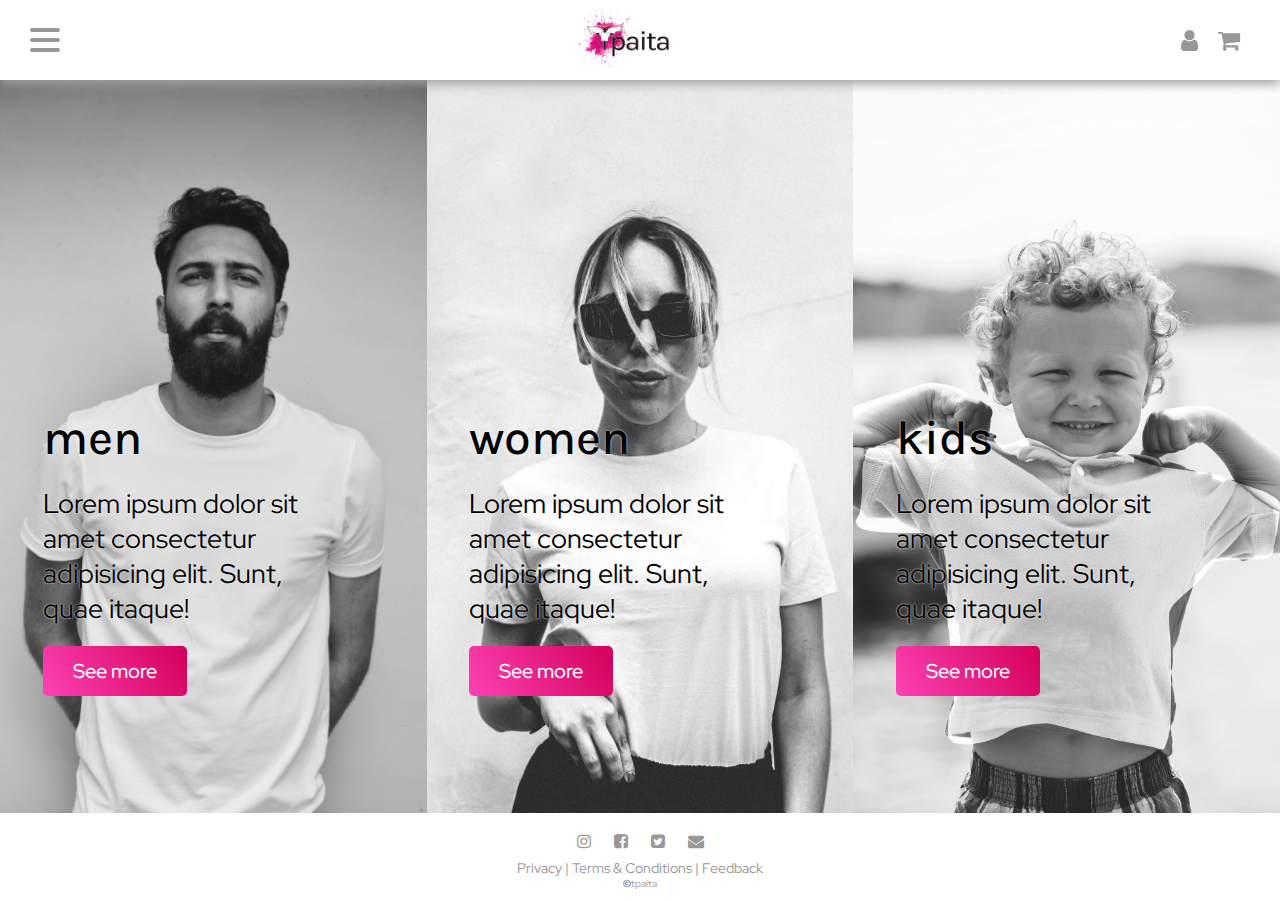
<file: index.html>
<!DOCTYPE html>
<html lang="en">
  <head>
    <meta charset="UTF-8" />
    <meta http-equiv="X-UA-Compatible" content="IE=edge" />
    <meta name="viewport" content="width=device-width, initial-scale=1.0" />
    <title>t-paita</title>
    <!-- font-awesome -->
    <link
      rel="stylesheet"
      href="https://cdnjs.cloudflare.com/ajax/libs/font-awesome/4.7.0/css/font-awesome.min.css"
    />
    <!-- Css-sheet -->
    <link rel="stylesheet" href="styles/styles.css" />
    <!--- Google font --->
    <link rel="preconnect" href="https://fonts.googleapis.com" />
    <link rel="preconnect" href="https://fonts.gstatic.com" crossorigin />
    <link
      href="https://fonts.googleapis.com/css2?family=Karla:wght@200;300;400;500&family=Red+Hat+Display:wght@300;400;500&display=swap"
      rel="stylesheet"
    />
  </head>
  <body>
    <div class="wrapper">
      <header class="header">
        <nav class="navbar">
            <div class="hamburger">
                <span></span>
                <span></span>
                <span></span>
            </div>
            
            <div class="navlinks">
                <div class="links">
                <!-- querystrings -->
                </div>  
                <div class="social-media-links">
                    <a href="#"><i class="fa fa-instagram"></i></a>
                    <a href="#"><i class="fa fa-facebook-square"></i></a>
                    <a href="#"><i class="fa fa-brands fa-twitter-square"></i></a>
                    <a href="#"><i class="fa fa-envelope"></i></a>
                </div>
            </div>
        </nav>

        <div class="logo">
          <a href="index.html">
            <img  src="images/logo.PNG" 
            style=
            "height:65px;
            width:110px;
            " alt="t-paita-logo">
        </a>
        </div>


        <div class="header-icons">
            <div class="user">
                <i class="fa fa-sign-out hide"></i>
                <i class="fa fa-user"></i>
                <p class="user-logged-in"></p>
            </div>
            <i class="fa fa-shopping-cart">
                <div class="item-counter hide"></div>
            </i>
            <div class="shopping-cart-popup hide">
              <div class="cart-is-empty"></div>
              <div class="cart-not-empty">
                <h2>Shopping cart</h2>
                <div class="shopping-cart-contents"></div>
                <div class="promo">
                  <input
                    type="text"
                    name="promo-code"
                    id="promo-code"
                    placeholder="add promo code"
                  />
                  <button>apply</button>
                </div>
                <div class="shopping-cart-details">
                  <h2>review</h2>
                </div>
                <div class="sum"></div>
                <a href="order-page.html"
                  ><button class="button">enter address details</button></a
                >
              </div>
            </div>
        </div>
      </header>
      <div class="login-page hide">
        <div class="exit-box-login">
          <span></span>
          <span></span>
        </div>
        <div class="logo">
          <img src="images/logo.PNG" style="height: 65px; width: 110px" />
        </div>

        <form class="my-form-login" action="">
          <input
            type="email"
            name="email"
            id="login-email"
            placeholder="email-address"
            required
          />
          <input
            type="password"
            name="password"
            id="login-password"
            placeholder="password"
            required
          />
          <button class="login-btn">log in</button>
          <p class="login-paragraph">forgot password</p>
          <button type="button" class="create-account-btn">
            create an account
          </button>
        </form>
      </div>
      <div class="create-account-page hide">
        <div class="exit-box-account">
          <span></span>
          <span></span>
        </div>
        <div class="logo">
          <img src="images/logo.PNG" style="height: 65px; width: 110px" />
        </div>

        <form class="my-form-account" action="">
          <div class="first-last-name">
            <input
              type="text"
              name="first-name"
              id="first-name-account"
              placeholder="First Name"
              required
            />
            <input
              type="text"
              name="last-name"
              id="last-name-account"
              placeholder="Last Name"
              required
            />
          </div>

          <input
            type="text"
            name="address"
            id="address"
            placeholder="address"
            required
          />
          <input
            type="text"
            name="zip-code"
            id="zip-code"
            placeholder="zip-code"
            required
          />
          <input
            type="email"
            name="e-mail-account"
            id="e-mail-account"
            placeholder="e-mail address"
            required
          />
          <input
            type="tel"
            name="phone-number"
            id="phone-number"
            placeholder="phone number"
            required
          />
          <input
            type="password"
            name="password-account"
            id="password-account"
            placeholder="password"
            required
          />
          <input
            type="password"
            name="confirm-password"
            id="confirm-password"
            placeholder="confirm password"
            required
          />
          <p>by clicking sign up you agree to our terms and conditions</p>
          <button class="sign-up-btn">sign up</button>
        </form>
      </div>

      <main class="main-landing-page">
        <section class="product-category">
          <img src="./images/Tissha.jpg" alt="man with cool white t-shirt" />
          <div class="image-text">
            <h2>men</h2>
            <p>
              Lorem ipsum dolor sit amet consectetur adipisicing elit. Sunt,
              quae itaque!
            </p>
            <a href="product-list.html?category=men"
              ><button>See more</button></a
            >
          </div>
        </section>
        <section class="product-category">
          <img
            src="./images/dam_shirt.jpg"
            alt="cool girl with cool white t-shirt"
          />
          <div class="image-text">
            <h2>women</h2>
            <p>
              Lorem ipsum dolor sit amet consectetur adipisicing elit. Sunt,
              quae itaque!
            </p>
            <a href="product-list.html?category=women"
              ><button>See more</button></a
            >
          </div>
        </section>
        <section class="product-category">
          <img
            src="./images/Kid-tshirt.jpg"
            alt="crazy cool kid with cool t-shirt"
          />
          <div class="image-text">
            <h2>kids</h2>
            <p>
              Lorem ipsum dolor sit amet consectetur adipisicing elit. Sunt,
              quae itaque!
            </p>
            <a href="product-list.html?category=kids"
              ><button>See more</button></a
            >
          </div>
        </section>
      </main>

      <footer class="footer">
        <div class="social-media-links-2">
          <a href="#"><i class="fa fa-instagram"></i></a>
          <a href="#"><i class="fa fa-facebook-square"></i></a>
          <a href="#"><i class="fa fa-brands fa-twitter-square"></i></a>
          <a href="#"><i class="fa fa-envelope"></i></a>
        </div>

        <div class="footer-text">
          <p class="fake-links">Privacy | Terms & Conditions | Feedback</p>

          <p class="copywrite"><span class="copyright">&copy</span> tpaita</p>
        </div>
      </footer>
    </div>
  </body>
  <script src="./script/api.js"></script>
  <script src="./script/main.js"></script>
</html>
</file>
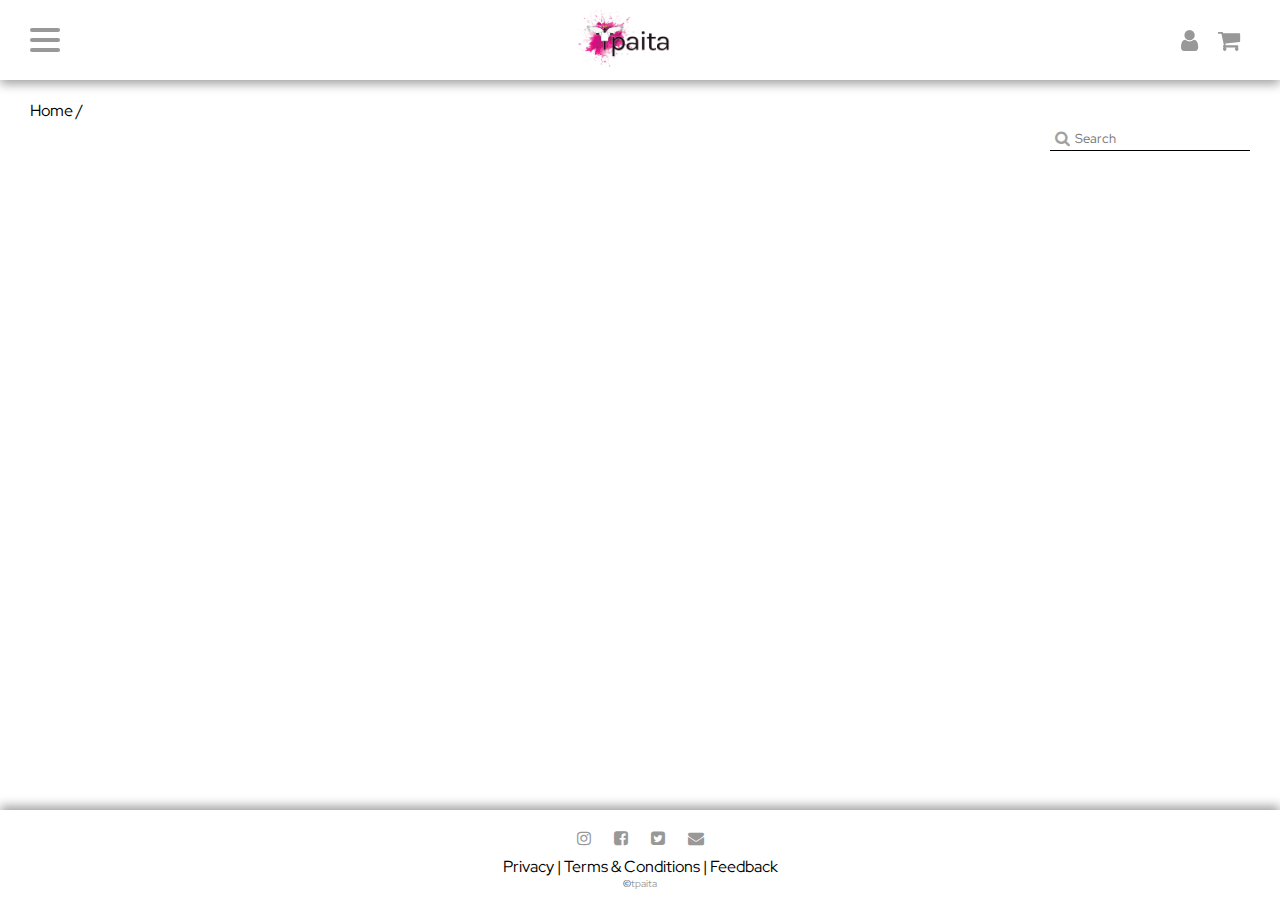
<file: product-list.html>
<!DOCTYPE html>
<html lang="en">
  <head>
    <meta charset="UTF-8" />
    <meta http-equiv="X-UA-Compatible" content="IE=edge" />
    <meta name="viewport" content="width=device-width, initial-scale=1.0" />
    <title>t-paita</title>
    <!-- font-awesome -->
    <link
      rel="stylesheet"
      href="https://cdnjs.cloudflare.com/ajax/libs/font-awesome/4.7.0/css/font-awesome.min.css"
    />
    <!-- Css-sheet -->
    <link rel="stylesheet" href="styles/styles.css" />
    <!--- Google font --->
    <link rel="preconnect" href="https://fonts.googleapis.com" />
    <link rel="preconnect" href="https://fonts.gstatic.com" crossorigin />
    <link
      href="https://fonts.googleapis.com/css2?family=Karla:wght@200;300;400;500&family=Red+Hat+Display:wght@300;400;500&display=swap"
      rel="stylesheet"
    />
  </head>
  <body>
    <div class="wrapper">
      <header class="header">
        <nav class="navbar">
            <div class="hamburger">
                <span></span>
                <span></span>
                <span></span>
            </div>
            
            <div class="navlinks">
                <div class="links">
                <!-- querystrings -->
                </div>  
                <div class="social-media-links">
                    <a href="#"><i class="fa fa-instagram"></i></a>
                    <a href="#"><i class="fa fa-facebook-square"></i></a>
                    <a href="#"><i class="fa fa-brands fa-twitter-square"></i></a>
                    <a href="#"><i class="fa fa-envelope"></i></a>
                </div>
            </div>
        </nav>

        <div class="logo">
          <a href="index.html">
            <img  src="images/logo.PNG" 
            style=
            "height:65px;
            width:110px;
            " alt="t-paita-logo">
        </a>
        </div>


        <div class="header-icons">
            <div class="user">
                <i class="fa fa-sign-out hide"></i>
                <i class="fa fa-user"></i>
                <p class="user-logged-in"></p>
            </div>
            <i class="fa fa-shopping-cart">
                <div class="item-counter hide"></div>
            </i>
            <div class="shopping-cart-popup hide">
              <div class="cart-is-empty"></div>
              <div class="cart-not-empty">
                <h2>Shopping cart</h2>
                <div class="shopping-cart-contents"></div>
                <div class="promo">
                  <input
                    type="text"
                    name="promo-code"
                    id="promo-code"
                    placeholder="add promo code"
                  />
                  <button>apply</button>
                </div>
                <div class="shopping-cart-details">
                  <h2>review</h2>
                </div>
                <div class="sum"></div>
                <a href="order-page.html"
                  ><button class="button">enter address details</button></a
                >
              </div>
            </div>
        </div>
      </header>
        <div class="login-page hide">
          <div class="exit-box-login">
            <span></span>
            <span></span>
          </div>

          <div class="logo">
            <img  src="images/logo.PNG" 
            style=
            "height:100px;
            " alt="t-paita-logo">
          </div>

          <form class="my-form-login" action="">
              <input type="email" name="email" id="login-email" placeholder="email-address" required>
              <input type="password" name="password" id="login-password" placeholder="password" required>
              <button class="login-btn">log in</button>
              <p class="login-paragraph">forgot password</p>
              <button type="button" class="create-account-btn">create an account</button>
          </form>
      </div>
      <div class="create-account-page hide">
          <div class="exit-box-account">
            <span></span>
            <span></span>
          </div>

          <div class="logo">
            <img  src="images/logo.PNG" 
            style=
            "height:65px;
            width:110px;
            " alt="t-paita-logo">
          </div>

          <form class="my-form-account" action="">
  
              <div class="first-last-name">
                  <input type="text" name="first-name" id="first-name-account" placeholder="First Name" required>
                  <input type="text" name="last-name" id="last-name-account" placeholder="Last Name" required>
              </div>
  
              <input type="text" name="address" id="address" placeholder="address" required>
              <input type="text" name="zip-code" id="zip-code" placeholder="zip-code" required>
              <input type="email" name="e-mail-account" id="e-mail-account" placeholder="e-mail addres" required>
              <input type="tel" name="phone-number" id="phone-number" placeholder="phone number" required>
              <input type="password" name="password-account" id="password-account" placeholder="password" required>
              <input type="password" name="confirm-password" id="confirm-password" placeholder="confirm password" required>
              <p>by clicking sign up you agree to our terms and conditions</p>
              <button class="sign-up-btn">sign up</button>
          </form>
      </div>

      <main>
        <ul class="breadcrumbs">
          <li><a href="index.html">Home&nbsp;</a></li>
          <li><a id="breadcrumb-category" href="#"></a></li>
        </ul>

        <div class="search-box">
          <div class="search">
            <i class="fa fa-search"></i>
            <input type="text" id="filter" placeholder="Search">
          </div>
        </div>

        <section class="product-list"></section>
        <h1 class ="category-headline"></h1>
      </main>

      <aside class="product-pop-up hide" id="product-pop-up">
        <button onclick="showProduct(this)">  Back </button>
        <h1 class="product-name-title"></h1>
        <div class="article-container"></div>
      </aside>

      <footer class="footer">
        <div class="social-media-links-2">
          <a href="#"><i class="fa fa-instagram"></i></a>
          <a href="#"><i class="fa fa-facebook-square"></i></a>
          <a href="#"><i class="fa fa-brands fa-twitter-square"></i></a>
          <a href="#"><i class="fa fa-envelope"></i></a>
        </div>

        <div class="footer-text">
          <p>Privacy | Terms & Conditions | Feedback</p>

          <p class="copywrite"><span class="copyright">&copy</span> tpaita</p> 
        </div>
      </footer>
    </div>
  </body>
  <script src="./script/api.js"></script>
  <script src="./script/main.js"></script>
  <script src="./script/product-list.js"></script>
</html>
</file>
<file: styles/styles.css>
.header {
  height: 80px;
  width: 100%;
  display: -webkit-box;
  display: -ms-flexbox;
  display: flex;
  -webkit-box-pack: justify;
      -ms-flex-pack: justify;
          justify-content: space-between;
  -webkit-box-align: center;
      -ms-flex-align: center;
          align-items: center;
  position: fixed;
  -webkit-box-shadow: 0 4px 10px 0 #a1a1a1;
          box-shadow: 0 4px 10px 0 #a1a1a1;
  z-index: 2;
  background: #FFF;
}

@media print {
  .header {
    display: none;
  }
}

.header > * {
  -ms-flex-preferred-size: 100%;
      flex-basis: 100%;
}

.header .logo {
  display: -webkit-box;
  display: -ms-flexbox;
  display: flex;
  -webkit-box-pack: center;
      -ms-flex-pack: center;
          justify-content: center;
}

.header .navbar {
  text-align: left;
  font-size: 24px;
}

.header .navbar .hamburger {
  position: relative;
  height: 40px;
  width: 40px;
  display: -webkit-box;
  display: -ms-flexbox;
  display: flex;
  -webkit-box-orient: vertical;
  -webkit-box-direction: normal;
      -ms-flex-direction: column;
          flex-direction: column;
  -webkit-box-pack: center;
      -ms-flex-pack: center;
          justify-content: center;
  overflow: hidden;
  margin-left: 30px;
  cursor: pointer;
}

.header .navbar .hamburger span {
  border-radius: 10px;
  position: absolute;
  height: 4px;
  background: #989898;
}

.header .navbar .hamburger span:nth-child(1) {
  width: 30px;
  -webkit-transform: translateY(-10px);
          transform: translateY(-10px);
  -webkit-transition: 0.8s;
  transition: 0.8s;
}

.header .navbar .hamburger span:nth-child(2) {
  width: 30px;
  -webkit-transition: 1s;
  transition: 1s;
}

.header .navbar .hamburger span:nth-child(3) {
  width: 30px;
  -webkit-transform: translateY(10px);
          transform: translateY(10px);
  -webkit-transition: 0.8s;
  transition: 0.8s;
}

.header .navbar .hamburger:hover span:nth-child(2) {
  -webkit-transform: translateX(5px);
          transform: translateX(5px);
  background-image: linear-gradient(60deg, #fd42b5, #d40059);
}

.header .navbar .is-active span:nth-child(1) {
  -webkit-transform: translate(0px) rotate(45deg);
          transform: translate(0px) rotate(45deg);
  -webkit-transition: 0.8s;
  transition: 0.8s;
}

.header .navbar .is-active span:nth-child(2) {
  -webkit-transform: translateX(50px);
          transform: translateX(50px);
  -webkit-transition: 0.2s;
  transition: 0.2s;
}

.header .navbar .is-active span:nth-child(3) {
  -webkit-transform: translate(0px) rotate(-45deg);
          transform: translate(0px) rotate(-45deg);
  -webkit-transition: 0.8s;
  transition: 0.8s;
}

.header .navbar .is-active:hover span:nth-child(2) {
  -webkit-transform: translateX(40px);
          transform: translateX(40px);
}

.header .navbar .navlinks {
  width: 100%;
  display: -webkit-box;
  display: -ms-flexbox;
  display: flex;
  -webkit-box-orient: vertical;
  -webkit-box-direction: normal;
      -ms-flex-direction: column;
          flex-direction: column;
  position: absolute;
  top: 80px;
  font-size: 24px;
  background-color: #FFF;
  height: -webkit-min-content;
  height: -moz-min-content;
  height: min-content;
  -webkit-transform: translateX(-100%);
          transform: translateX(-100%);
  -webkit-transition: 0.5s;
  transition: 0.5s;
}

@media (min-width: 600px) {
  .header .navbar .navlinks {
    width: 400px;
    height: 100vh;
  }
}

.header .navbar .navlinks .links {
  display: -webkit-box;
  display: -ms-flexbox;
  display: flex;
  -webkit-box-orient: vertical;
  -webkit-box-direction: normal;
      -ms-flex-direction: column;
          flex-direction: column;
  margin: 30px;
}

.header .navbar .navlinks .links a {
  text-decoration: none;
  margin-top: 20px;
  color: #989898;
}

.header .navbar .navlinks .links a:hover {
  background-image: -webkit-linear-gradient(#fd42b5, #d40059);
  background-clip: text;
  -webkit-background-clip: text;
  -webkit-text-fill-color: transparent;
}

.header .navbar .navlinks .social-media-links {
  display: -webkit-box;
  display: -ms-flexbox;
  display: flex;
  margin: 30px;
}

.header .navbar .navlinks .social-media-links i {
  margin-right: 10px;
  color: #989898;
}

.header .navbar .navlinks .social-media-links i:hover {
  background-image: -webkit-linear-gradient(#fd42b5, #d40059);
  background-clip: text;
  -webkit-background-clip: text;
  -webkit-text-fill-color: transparent;
}

.header .navbar .active {
  -webkit-transform: translateX(0);
          transform: translateX(0);
}

.header .header-icons {
  display: -webkit-box;
  display: -ms-flexbox;
  display: flex;
  -webkit-box-pack: end;
      -ms-flex-pack: end;
          justify-content: flex-end;
  text-align: right;
  margin-right: 30px;
  font-size: 24px;
}

.header .header-icons .user {
  position: relative;
  display: -webkit-box;
  display: -ms-flexbox;
  display: flex;
  -webkit-box-orient: vertical;
  -webkit-box-direction: normal;
      -ms-flex-direction: column;
          flex-direction: column;
  -webkit-box-align: center;
      -ms-flex-align: center;
          align-items: center;
}

.header .header-icons .user p {
  width: 100px;
  position: absolute;
  font-size: 10px;
  top: 35px;
  text-align: center;
  color: #989898;
}

.header .header-icons .fa {
  padding: 10px;
  color: #989898;
}

.header .header-icons .fa:hover:before {
  background: -webkit-linear-gradient(#fd42b5, #d40059);
  background-clip: text;
  -webkit-background-clip: text;
  -webkit-text-fill-color: transparent;
  color: white;
}

.header .header-icons .fa-shopping-cart {
  position: relative;
}

.header .header-icons .fa-shopping-cart .item-counter {
  background-image: linear-gradient(60deg, #fd42b5, #d40059);
  position: absolute;
  top: 3px;
  right: 0px;
  display: -webkit-box;
  display: -ms-flexbox;
  display: flex;
  -webkit-box-pack: center;
      -ms-flex-pack: center;
          justify-content: center;
  -webkit-box-align: center;
      -ms-flex-align: center;
          align-items: center;
  height: 16px;
  width: 16px;
  border-radius: 50%;
  font-size: 10px;
  text-align: center;
  color: white;
}

.hide {
  display: none !important;
}

.footer {
  padding: 10px 10px 0px 10px;
  width: 100%;
  display: -webkit-box;
  display: -ms-flexbox;
  display: flex;
  -webkit-box-align: center;
      -ms-flex-align: center;
          align-items: center;
  -webkit-box-orient: vertical;
  -webkit-box-direction: normal;
      -ms-flex-direction: column;
          flex-direction: column;
  -webkit-box-shadow: 0 -4px 10px 0 #a1a1a1;
          box-shadow: 0 -4px 10px 0 #a1a1a1;
  background-color: #FFF;
  padding-bottom: 10px;
}

.footer .social-media-links-2 i {
  margin: 10px;
  color: #989898;
}

.footer .social-media-links-2 i:hover {
  background-image: -webkit-linear-gradient(#fd42b5, #d40059);
  background-clip: text;
  -webkit-background-clip: text;
  -webkit-text-fill-color: transparent;
}

.footer p.fake-links {
  font-size: 14px;
  color: #989898;
}

.footer p.copywrite {
  display: -webkit-box;
  display: -ms-flexbox;
  display: flex;
  -webkit-box-pack: center;
      -ms-flex-pack: center;
          justify-content: center;
  font-size: 10px;
  color: #989898;
}

main {
  margin-top: 80px;
}

main .order-container {
  display: -webkit-box;
  display: -ms-flexbox;
  display: flex;
  -webkit-box-orient: vertical;
  -webkit-box-direction: normal;
      -ms-flex-direction: column;
          flex-direction: column;
  -webkit-box-pack: center;
      -ms-flex-pack: center;
          justify-content: center;
  -webkit-box-align: center;
      -ms-flex-align: center;
          align-items: center;
  margin: auto;
}

@media (min-width: 500px) {
  main .order-container {
    max-width: 500px;
  }
}

input {
  background-color: #EEEEEE;
  height: 50px;
  border: 0;
  text-align: center;
}

.pay-button {
  background-color: linear-gradient(60deg, #fd42b5, #d40059);
  color: #FFF;
  width: 80%;
  height: 48px;
  font-size: 24px;
  border: 0;
  margin-top: 20px;
}

h1 {
  font-family: "Red Hat Display", sans-serif;
}

.input1 {
  -ms-flex-preferred-size: 100%;
      flex-basis: 100%;
  margin-bottom: 15px;
}

.small-input-container {
  width: 100%;
  display: -webkit-box;
  display: -ms-flexbox;
  display: flex;
  -webkit-box-pack: justify;
      -ms-flex-pack: justify;
          justify-content: space-between;
}

.small-input-container #lastname {
  margin-left: 15px;
}

.input2 {
  width: 100%;
  margin-bottom: 15px;
}

form {
  padding: 20px;
}

.button-container {
  display: -webkit-box;
  display: -ms-flexbox;
  display: flex;
  -webkit-box-pack: center;
      -ms-flex-pack: center;
          justify-content: center;
}

.headline-order {
  margin: 15px;
}

.order-form input:invalid {
  border: 2px solid red;
}

.order-form input:valid {
  border: 2px solid green;
}

.order-form input:focus {
  border: 2px solid yellow;
  outline: none;
}

.popup {
  position: fixed;
  top: 0;
  bottom: 0;
  left: 0;
  right: 0;
  z-index: 1;
  display: -webkit-box;
  display: -ms-flexbox;
  display: flex;
  background-color: white;
}

.popup-title {
  font-size: 36px;
  margin: 0 0 18px;
}

@media print {
  .popup-title {
    display: none;
  }
}

.popup-container {
  border-radius: 15px;
  text-align: center;
  margin: auto;
  margin-top: 150px;
  position: relative;
  padding: 15px;
  height: 100vh;
}

.popup {
  visibility: hidden;
  opacity: 0;
}

.popup-opened {
  visibility: visible;
  opacity: 1;
}

.buyer-info {
  text-align: left;
}

.buyer-info span {
  font-style: italic;
}

@media print {
  .close-button, #print-btn {
    display: none;
  }
}

.receipt-title {
  font-size: 36px;
  margin: 0 0 20px;
  display: none;
}

@media print {
  .receipt-title {
    display: block;
    text-align: left;
  }
}

main {
  width: 100%;
  margin-top: 80px;
}

main .breadcrumbs {
  list-style: none;
  display: -webkit-box;
  display: -ms-flexbox;
  display: flex;
  padding: 10px 30px;
  margin-top: 10px;
}

main .breadcrumbs li + li:before {
  content: "/ ";
}

main .breadcrumbs li a {
  text-decoration: none;
}

main .breadcrumbs li a:hover {
  text-decoration: underline;
}

.main-landing-page {
  margin-top: 80px;
}

@media (min-width: 850px) {
  .main-landing-page {
    display: -webkit-box;
    display: -ms-flexbox;
    display: flex;
  }
}

.main-landing-page .product-category {
  overflow: hidden;
  display: -webkit-box;
  display: -ms-flexbox;
  display: flex;
  -webkit-box-pack: center;
      -ms-flex-pack: center;
          justify-content: center;
  position: relative;
  overflow: hidden;
  -webkit-box-flex: 1;
      -ms-flex: 1;
          flex: 1;
}

.main-landing-page .product-category img {
  -o-object-fit: cover;
     object-fit: cover;
  max-height: 100%;
  width: 100%;
  display: block;
  margin-left: auto;
  margin-right: auto;
}

.main-landing-page .product-category .image-text {
  position: absolute;
  top: 45%;
  left: 10%;
  width: 70%;
}

.main-landing-page .product-category .image-text p {
  font-size: 3vh;
  padding: 20px 0;
  text-shadow: 0px 0px 2px #FFF;
}

.main-landing-page .product-category .image-text h2 {
  font-family: "Karla", sans-serif;
  font-size: 3rem;
  font-weight: 500;
  text-shadow: 0px 0px 2px #FFF;
}

.main-landing-page .product-category .image-text button {
  height: 50px;
  color: #FFF;
  border: none;
  font-size: 20px;
  padding: 0 30px;
  border-radius: 5px;
  font-weight: 500;
  background-image: linear-gradient(60deg, #fd42b5, #d40059);
}

.main-landing-page .product-category .image-text button:hover {
  -webkit-filter: brightness(90%);
          filter: brightness(90%);
  -webkit-transform: scale(1.03);
          transform: scale(1.03);
}

.main-landing-page .product-category .image-text button:active {
  -webkit-filter: brightness(80%);
          filter: brightness(80%);
}

.search-box {
  display: -webkit-box;
  display: -ms-flexbox;
  display: flex;
  -webkit-box-pack: end;
      -ms-flex-pack: end;
          justify-content: flex-end;
  margin-bottom: 10px;
}

.search-box .search {
  display: -webkit-box;
  display: -ms-flexbox;
  display: flex;
  -webkit-box-pack: start;
      -ms-flex-pack: start;
          justify-content: flex-start;
  -webkit-box-align: center;
      -ms-flex-align: center;
          align-items: center;
  padding: 0px 0px 5px 5px;
  height: 20px;
  width: 100px;
  border-bottom: 1px solid black;
  margin-right: 30px;
}

@media (min-width: 850px) {
  .search-box .search {
    width: 200px;
  }
}

.search-box .search i {
  color: #A1A1A1;
}

.search-box .search input {
  width: 100px;
  height: 20px;
  background-color: white;
  border: none;
  outline: none;
  text-align: left;
  padding-left: 5px;
}

@media (min-width: 850px) {
  .search-box .search input {
    width: 200px;
  }
}

.product-list {
  display: -webkit-box;
  display: -ms-flexbox;
  display: flex;
  -ms-flex-wrap: wrap;
      flex-wrap: wrap;
  -ms-flex-pack: distribute;
      justify-content: space-around;
  -webkit-box-align: center;
      -ms-flex-align: center;
          align-items: center;
  margin-bottom: 20px;
}

.product-list article {
  height: -webkit-fit-content;
  height: -moz-fit-content;
  height: fit-content;
  width: 150px;
  overflow: hidden;
  display: -webkit-box;
  display: -ms-flexbox;
  display: flex;
  -webkit-box-orient: vertical;
  -webkit-box-direction: normal;
      -ms-flex-direction: column;
          flex-direction: column;
  -webkit-box-align: center;
      -ms-flex-align: center;
          align-items: center;
  position: relative;
  margin: 10px;
  background: #F4F4F4;
}

@media (min-width: 850px) {
  .product-list article {
    -ms-flex-preferred-size: 21%;
        flex-basis: 21%;
  }
}

.product-list article img {
  width: 100%;
  cursor: pointer;
}

.product-list article .price {
  position: absolute;
  left: 0px;
  background: #F4F4F4;
  padding: 5px;
}

.product-list article p {
  font-size: 12px;
}

.product-list article:hover {
  -webkit-transform: scale(1.05);
          transform: scale(1.05);
}

.product-pop-up {
  width: 100vw;
  height: calc(100vh - 79px);
  top: 80px;
  left: 0;
  padding: 40px;
  background: #FFF;
  position: fixed;
  overflow: auto;
}

.product-pop-up img {
  width: 100%;
}

.product-pop-up h2 {
  font-size: 3vw;
}

.product-pop-up button {
  height: 50px;
  color: #FFF;
  border: none;
  font-size: 20px;
  padding: 0 30px;
  border-radius: 5px;
  font-weight: 500;
  background-image: linear-gradient(60deg, #fd42b5, #d40059);
}

.product-pop-up button:hover {
  -webkit-filter: brightness(90%);
          filter: brightness(90%);
  -webkit-transform: scale(1.03);
          transform: scale(1.03);
}

.product-pop-up button:active {
  -webkit-filter: brightness(80%);
          filter: brightness(80%);
}

.article-container {
  margin: 10%;
}

button {
  color: #FFF;
  border: none;
  font-size: 12px;
  padding: 5px 10px;
  border-radius: 5px;
  font-weight: 500;
  background-image: linear-gradient(60deg, #fd42b5, #d40059);
}

button:hover {
  -webkit-filter: brightness(90%);
          filter: brightness(90%);
  -webkit-transform: scale(1.03);
          transform: scale(1.03);
}

button:active {
  -webkit-filter: brightness(80%);
          filter: brightness(80%);
}

.description {
  padding: 10px;
}

.description > * {
  margin-bottom: 10px;
}

.description .product-name {
  font-weight: 500;
}

.shopping-cart-popup {
  width: 100%;
  min-height: 100vh;
  position: absolute;
  top: 80px;
  font-size: 20px;
  left: 0;
  background: #FFF;
  text-align: left;
}

@media (min-width: 850px) {
  .shopping-cart-popup {
    width: 480px;
    left: auto;
    right: 0px;
  }
}

.shopping-cart-popup .cart-is-empty {
  text-align: center;
  max-width: 800px;
  max-height: 600px;
  overflow: hidden;
  display: -webkit-box;
  display: -ms-flexbox;
  display: flex;
  -webkit-box-orient: vertical;
  -webkit-box-direction: normal;
      -ms-flex-direction: column;
          flex-direction: column;
  -webkit-box-align: center;
      -ms-flex-align: center;
          align-items: center;
}

.shopping-cart-popup .cart-is-empty h1 {
  margin-top: 30px;
  font-size: 30px;
}

.shopping-cart-popup .cart-is-empty img {
  padding: 4vh;
  max-width: 100%;
  margin-top: 50px;
}

.shopping-cart-popup .cart-not-empty {
  height: calc(100vh - 80px);
  padding: 5%;
  overflow: auto;
  display: -webkit-box;
  display: -ms-flexbox;
  display: flex;
  -webkit-box-orient: vertical;
  -webkit-box-direction: normal;
      -ms-flex-direction: column;
          flex-direction: column;
}

.shopping-cart-popup .cart-not-empty .shopping-cart-contents img {
  width: 30%;
  margin-right: 10px;
}

.shopping-cart-popup .cart-not-empty .shopping-cart-contents .fa-trash {
  color: #fd42b5;
}

.shopping-cart-popup .cart-not-empty .shopping-cart-contents section {
  display: -webkit-box;
  display: -ms-flexbox;
  display: flex;
  margin: 20px 0;
}

.shopping-cart-popup .cart-not-empty .shopping-cart-contents section > div:not(.quantity-check) {
  display: -webkit-box;
  display: -ms-flexbox;
  display: flex;
  font-size: 18px;
}

.shopping-cart-popup .cart-not-empty .shopping-cart-contents section > div:not(.quantity-check) h3 {
  font-size: 18px;
}

.shopping-cart-popup .cart-not-empty .shopping-cart-contents section:last-of-type {
  padding-bottom: 20px;
  margin-bottom: 20px;
  border-bottom: 2px solid #989898;
}

.shopping-cart-popup .cart-not-empty .shopping-cart-contents .plus-minus {
  width: 70px;
  height: 30px;
  display: -webkit-box;
  display: -ms-flexbox;
  display: flex;
  border: solid 1px black;
  border-radius: 20px;
  overflow: hidden;
  background: #989898;
}

.shopping-cart-popup .cart-not-empty .shopping-cart-contents .plus-minus div {
  -ms-flex-preferred-size: 100%;
      flex-basis: 100%;
  text-align: center;
}

.shopping-cart-popup .cart-not-empty .shopping-cart-contents .plus-minus div:nth-child(2) {
  background: white;
}

.shopping-cart-popup .cart-not-empty .shopping-cart-contents .plus-minus div:first-of-type:hover,
.shopping-cart-popup .cart-not-empty .shopping-cart-contents .plus-minus div:last-of-type:hover {
  cursor: pointer;
}

.shopping-cart-popup .cart-not-empty .shopping-cart-details {
  margin-top: 20px;
}

.shopping-cart-popup .cart-not-empty a button {
  color: #FFF;
  border: none;
  font-size: 16px;
  padding: 10px 20px;
  border-radius: 5px;
  font-weight: 500;
  background-image: linear-gradient(60deg, #fd42b5, #d40059);
}

.shopping-cart-popup .cart-not-empty a button:hover {
  -webkit-filter: brightness(90%);
          filter: brightness(90%);
  -webkit-transform: scale(1.03);
          transform: scale(1.03);
}

.shopping-cart-popup .cart-not-empty a button:active {
  -webkit-filter: brightness(80%);
          filter: brightness(80%);
}

.price-item {
  display: -webkit-box;
  display: -ms-flexbox;
  display: flex;
  -webkit-box-pack: justify;
      -ms-flex-pack: justify;
          justify-content: space-between;
}

.price-item:last-of-type {
  padding-bottom: 20px;
  margin-bottom: 20px;
  border-bottom: 2px solid #989898;
}

.sum {
  display: -webkit-box;
  display: -ms-flexbox;
  display: flex;
  -webkit-box-pack: justify;
      -ms-flex-pack: justify;
          justify-content: space-between;
  margin-bottom: 20px;
}

.fa-trash {
  color: linear-gradient(60deg, #fd42b5, #d40059);
}

.promo {
  display: -webkit-box;
  display: -ms-flexbox;
  display: flex;
}

.promo input {
  border-radius: 5px 0 0 5px;
  font-size: 16px;
  -ms-flex-preferred-size: 60%;
      flex-basis: 60%;
}

.promo button {
  border-radius: 0 5px 5px 0;
  font-size: 16px;
  -ms-flex-preferred-size: 40%;
      flex-basis: 40%;
  background-image: linear-gradient(60deg, #49C000, #3a9202);
}

.login-page {
  position: fixed;
  top: 0px;
  left: 0px;
  height: 100vh;
  width: 100%;
  display: -webkit-box;
  display: -ms-flexbox;
  display: flex;
  -webkit-box-orient: vertical;
  -webkit-box-direction: normal;
      -ms-flex-direction: column;
          flex-direction: column;
  -webkit-box-align: center;
      -ms-flex-align: center;
          align-items: center;
  -webkit-box-pack: center;
      -ms-flex-pack: center;
          justify-content: center;
  background-color: white;
  z-index: 100;
}

.login-page .exit-box-login {
  position: relative;
  display: -webkit-box;
  display: -ms-flexbox;
  display: flex;
  -webkit-box-pack: center;
      -ms-flex-pack: center;
          justify-content: center;
  -webkit-box-align: center;
      -ms-flex-align: center;
          align-items: center;
  top: -50px;
  right: -150px;
  padding: 0px;
  font-size: 40px;
  font-weight: 900;
  color: #989898;
  width: 30px;
  height: 30px;
  cursor: pointer;
}

.login-page .exit-box-login span {
  border-radius: 10px;
  position: absolute;
  height: 4px;
  background: #989898;
}

.login-page .exit-box-login span:nth-child(1) {
  width: 30px;
  -webkit-transform: rotate(45deg);
          transform: rotate(45deg);
}

.login-page .exit-box-login span:nth-child(2) {
  width: 30px;
  -webkit-transform: rotate(-45deg);
          transform: rotate(-45deg);
}

.login-page .logo {
  height: 60px;
  width: 100px;
  background-color: linear-gradient(60deg, #fd42b5, #d40059);
}

.login-page .my-form-login {
  display: -webkit-box;
  display: -ms-flexbox;
  display: flex;
  -webkit-box-orient: vertical;
  -webkit-box-direction: normal;
      -ms-flex-direction: column;
          flex-direction: column;
  -webkit-box-pack: center;
      -ms-flex-pack: center;
          justify-content: center;
  -webkit-box-align: center;
      -ms-flex-align: center;
          align-items: center;
  width: 300px;
  height: 400px;
  padding: 0px;
}

.login-page .my-form-login > * {
  margin: 7px;
}

.login-page .my-form-login .login-btn {
  color: #FFF;
}

.login-page .my-form-login .create-account-btn {
  background-image: linear-gradient(60deg, #49C000, #3a9202);
  color: #FFF;
}

.login-page .my-form-login input {
  width: 100%;
  height: 44px;
  padding: 10px;
  background-color: #EEEEEE;
  color: #A1A1A1;
  border: none;
}

.login-page .my-form-login p {
  font-size: 10px;
  cursor: pointer;
}

.login-page .my-form-login button {
  width: 100%;
  height: 44px;
  padding: 10px;
  cursor: pointer;
  border: none;
}

.create-account-page {
  position: fixed;
  top: 0px;
  left: 0px;
  height: 100vh;
  width: 100%;
  display: -webkit-box;
  display: -ms-flexbox;
  display: flex;
  -webkit-box-orient: vertical;
  -webkit-box-direction: normal;
      -ms-flex-direction: column;
          flex-direction: column;
  -webkit-box-align: center;
      -ms-flex-align: center;
          align-items: center;
  -webkit-box-pack: center;
      -ms-flex-pack: center;
          justify-content: center;
  background-color: white;
  z-index: 100;
}

.create-account-page .exit-box-account {
  position: relative;
  display: -webkit-box;
  display: -ms-flexbox;
  display: flex;
  -webkit-box-pack: center;
      -ms-flex-pack: center;
          justify-content: center;
  -webkit-box-align: center;
      -ms-flex-align: center;
          align-items: center;
  top: -50px;
  right: -150px;
  padding: 0px;
  font-size: 40px;
  font-weight: 900;
  color: #989898;
  cursor: pointer;
  width: 30px;
  height: 30px;
}

.create-account-page .exit-box-account span {
  border-radius: 10px;
  position: absolute;
  height: 4px;
  background: #989898;
}

.create-account-page .exit-box-account span:nth-child(1) {
  width: 30px;
  -webkit-transform: rotate(45deg);
          transform: rotate(45deg);
}

.create-account-page .exit-box-account span:nth-child(2) {
  width: 30px;
  -webkit-transform: rotate(-45deg);
          transform: rotate(-45deg);
}

.create-account-page .logo {
  height: 60px;
  width: 100px;
  background-color: linear-gradient(60deg, #fd42b5, #d40059);
}

.create-account-page .my-form-account {
  display: -webkit-box;
  display: -ms-flexbox;
  display: flex;
  -webkit-box-orient: vertical;
  -webkit-box-direction: normal;
      -ms-flex-direction: column;
          flex-direction: column;
  -webkit-box-pack: center;
      -ms-flex-pack: center;
          justify-content: center;
  -webkit-box-align: center;
      -ms-flex-align: center;
          align-items: center;
  width: 300px;
  height: -webkit-min-content;
  height: -moz-min-content;
  height: min-content;
  padding: 0;
}

.create-account-page .my-form-account > * {
  margin: 7px;
}

.create-account-page .my-form-account .first-last-name {
  display: -webkit-box;
  display: -ms-flexbox;
  display: flex;
  -webkit-box-orient: horizontal;
  -webkit-box-direction: normal;
      -ms-flex-direction: row;
          flex-direction: row;
  -webkit-box-pack: justify;
      -ms-flex-pack: justify;
          justify-content: space-between;
  width: 100%;
}

.create-account-page .my-form-account .first-last-name input {
  width: 48%;
}

.create-account-page .my-form-account input {
  width: 100%;
  height: 44px;
  padding: 10px;
  background-color: #EEEEEE;
  color: #A1A1A1;
  border: none;
}

.create-account-page .my-form-account p {
  font-size: 10px;
  cursor: pointer;
  text-align: center;
}

.create-account-page .my-form-account button {
  width: 100%;
  height: 44px;
  padding: 10px;
  cursor: pointer;
  border: none;
  color: #FFF;
}

* {
  margin: 0;
  padding: 0;
  -webkit-box-sizing: border-box;
          box-sizing: border-box;
  color: #000;
  font-family: "Red Hat Display", sans-serif;
}

.wrapper {
  width: 100%;
  height: 100vh;
  display: -webkit-box;
  display: -ms-flexbox;
  display: flex;
  -webkit-box-orient: vertical;
  -webkit-box-direction: normal;
      -ms-flex-direction: column;
          flex-direction: column;
  -webkit-box-align: center;
      -ms-flex-align: center;
          align-items: center;
}

.wrapper i {
  cursor: pointer;
}

.wrapper a {
  cursor: pointer;
}

.wrapper button {
  cursor: pointer;
}

main {
  -webkit-box-flex: 1;
      -ms-flex: 1;
          flex: 1;
}
/*# sourceMappingURL=styles.css.map */
</file>
